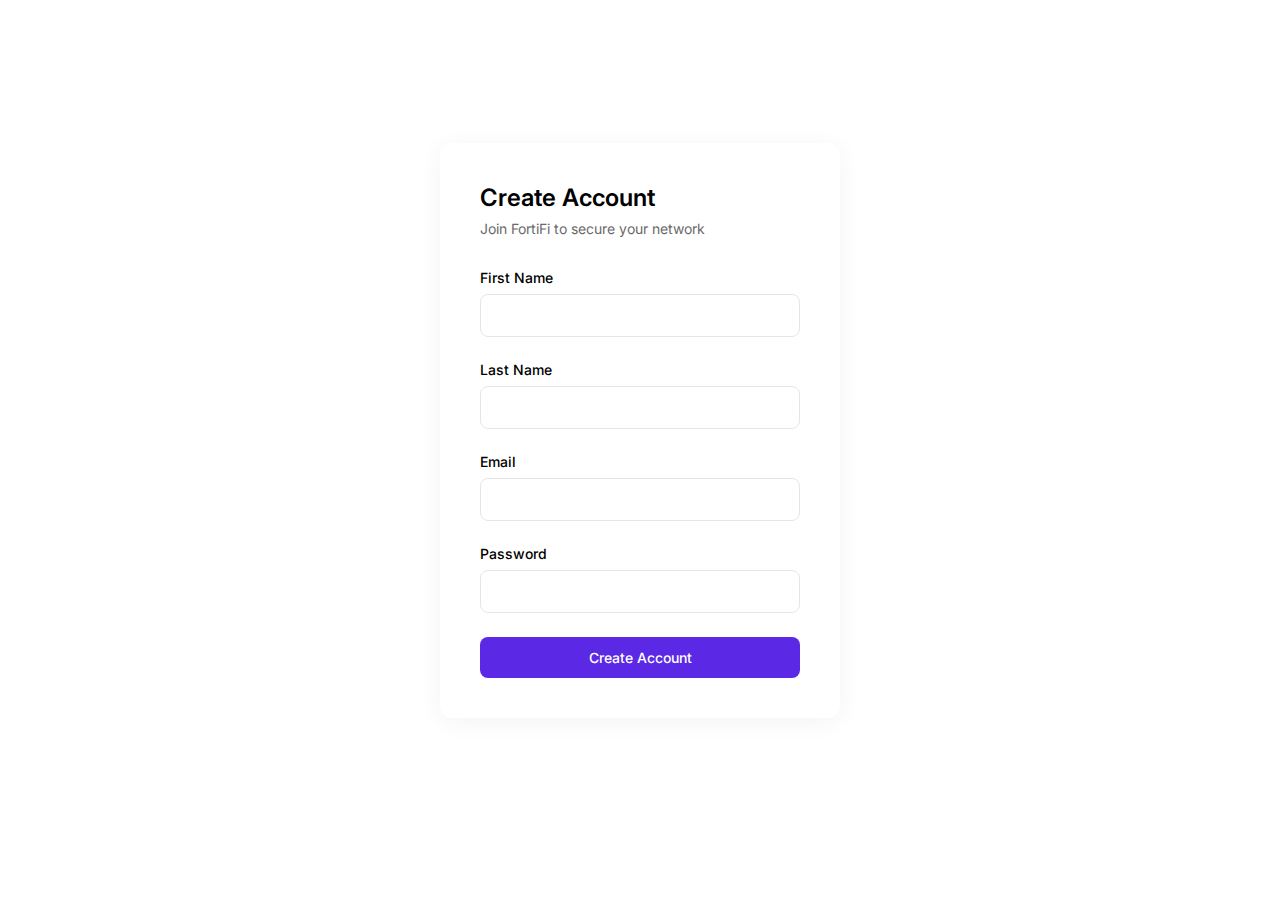
<file: client/RegisterAccount/register.html>
<!DOCTYPE html>
<html lang="en">
<head>
    <meta charset="UTF-8">
    <meta name="viewport" content="width=device-width, initial-scale=1.0">
    <title>FortiFi - Register</title>
    <link rel="stylesheet" href="styles.css">
    <link href="https://fonts.googleapis.com/css2?family=Inter:wght@400;500;600&display=swap" rel="stylesheet">
</head>
<body>
    <div class="container">
        <form id="registerForm" class="form-card">
            <h1>Create Account</h1>
            <p class="subtitle">Join FortiFi to secure your network</p>
            
            <div class="form-group">
                <label for="firstName">First Name</label>
                <input type="text" id="firstName" name="firstName" required>
            </div>

            <div class="form-group">
                <label for="lastName">Last Name</label>
                <input type="text" id="lastName" name="lastName" required>
            </div>

            <div class="form-group">
                <label for="email">Email</label>
                <input type="email" id="email" name="email" required>
            </div>

            <div class="form-group">
                <label for="password">Password</label>
                <input type="password" id="password" name="password" required>
            </div>

            <button type="submit" class="submit-btn">Create Account</button>
        </form>

        <div id="response"></div>

    </div>

    <script>
        const form = document.getElementById('registerForm');
        const responseElement = document.getElementById('response');
        const submitButton = document.querySelector('.submit-btn');

        form.addEventListener('submit', async (event) => {
            // Prevent the default form submission
            event.preventDefault();
            
            // Disable button and show loading state
            submitButton.disabled = true;
            submitButton.textContent = 'Creating Account...';
            
            // Reset response
            responseElement.className = '';
            responseElement.textContent = '';

            const url = 'http://localhost:3000';

            const userData = {
                user: {
                    id: crypto.randomUUID(),
                    first_name: document.getElementById('firstName').value,
                    last_name: document.getElementById('lastName').value,
                    email: document.getElementById('email').value,
                    password: document.getElementById('password').value
                }
            };

            try {
                const response = await fetch(url+'/CreateUser', {
                    method: 'POST',
                    headers: {
                        'Content-Type': 'application/json'
                    },
                    body: JSON.stringify(userData)
                });

                if (response.status === 201) {
                    responseElement.textContent = 'Account created successfully!\nYou can now log into the mobile app to monitor your network.';
                    responseElement.classList.add('visible', 'success');
                    submitButton.style.visibility = 'hidden';
                } else if (response.status === 409) {
                    responseElement.textContent = 'An account with this email already exists';
                    responseElement.classList.add('visible', 'error');
                    submitButton.disabled = false;
                    submitButton.textContent = 'Create Account';
                } else {
                    responseElement.textContent = 'Error creating account. Please try again.';
                    responseElement.classList.add('visible', 'error');
                    submitButton.disabled = false;
                    submitButton.textContent = 'Create Account';
                }
            } catch (error) {
                console.error('Error:', error);
                responseElement.textContent = 'Network error. Please check your connection and try again.';
                responseElement.classList.add('visible', 'error');
                submitButton.disabled = false;
                submitButton.textContent = 'Create Account';
            }
        });
    </script>
</body>
</html>
</file>
<file: client/RegisterAccount/styles.css>
:root {
    --background: #FFFFFF;
    --foreground: #000000;
    --foreground-muted: #696969;
    --primary: #5B28E6;
    --secondary: #F0EBFF;
}

* {
    margin: 0;
    padding: 0;
    box-sizing: border-box;
    font-family: 'Inter', sans-serif;
}

body {
    background-color: var(--background);
    min-height: 100vh;
    display: flex;
    align-items: center;
    justify-content: center;
}

.container {
    width: 100%;
    max-width: 440px;
    padding: 20px;
}

.form-card {
    background: var(--background);
    padding: 40px;
    border-radius: 12px;
    box-shadow: 0 4px 24px rgba(0, 0, 0, 0.05);
}

h1 {
    color: var(--foreground);
    font-size: 24px;
    font-weight: 600;
    margin-bottom: 8px;
}

.subtitle {
    color: var(--foreground-muted);
    font-size: 14px;
    margin-bottom: 32px;
}

.form-group {
    margin-bottom: 24px;
}

label {
    display: block;
    color: var(--foreground);
    font-size: 14px;
    font-weight: 500;
    margin-bottom: 8px;
}

input {
    width: 100%;
    padding: 12px 16px;
    border: 1px solid #E5E5E5;
    border-radius: 8px;
    font-size: 14px;
    transition: all 0.2s ease;
}

input:focus {
    outline: none;
    border-color: var(--primary);
    background-color: var(--secondary);
}

.submit-btn {
    width: 100%;
    padding: 12px;
    background-color: var(--primary);
    color: white;
    border: none;
    border-radius: 8px;
    font-size: 14px;
    font-weight: 500;
    cursor: pointer;
    transition: opacity 0.2s ease;
}

.submit-btn:hover {
    opacity: 0.9;
}

#response {
    margin-top: 16px;
    padding: 12px 16px;
    border-radius: 8px;
    font-size: 14px;
    font-weight: 500;
    text-align: center;
    opacity: 0;
    transition: opacity 0.3s ease;
}

#response.visible {
    opacity: 1;
}

#response.success {
    background-color: #ECFDF3;
    color: #027A48;
}

#response.error {
    background-color: #FEF3F2;
    color: #B42318;
}
</file>
